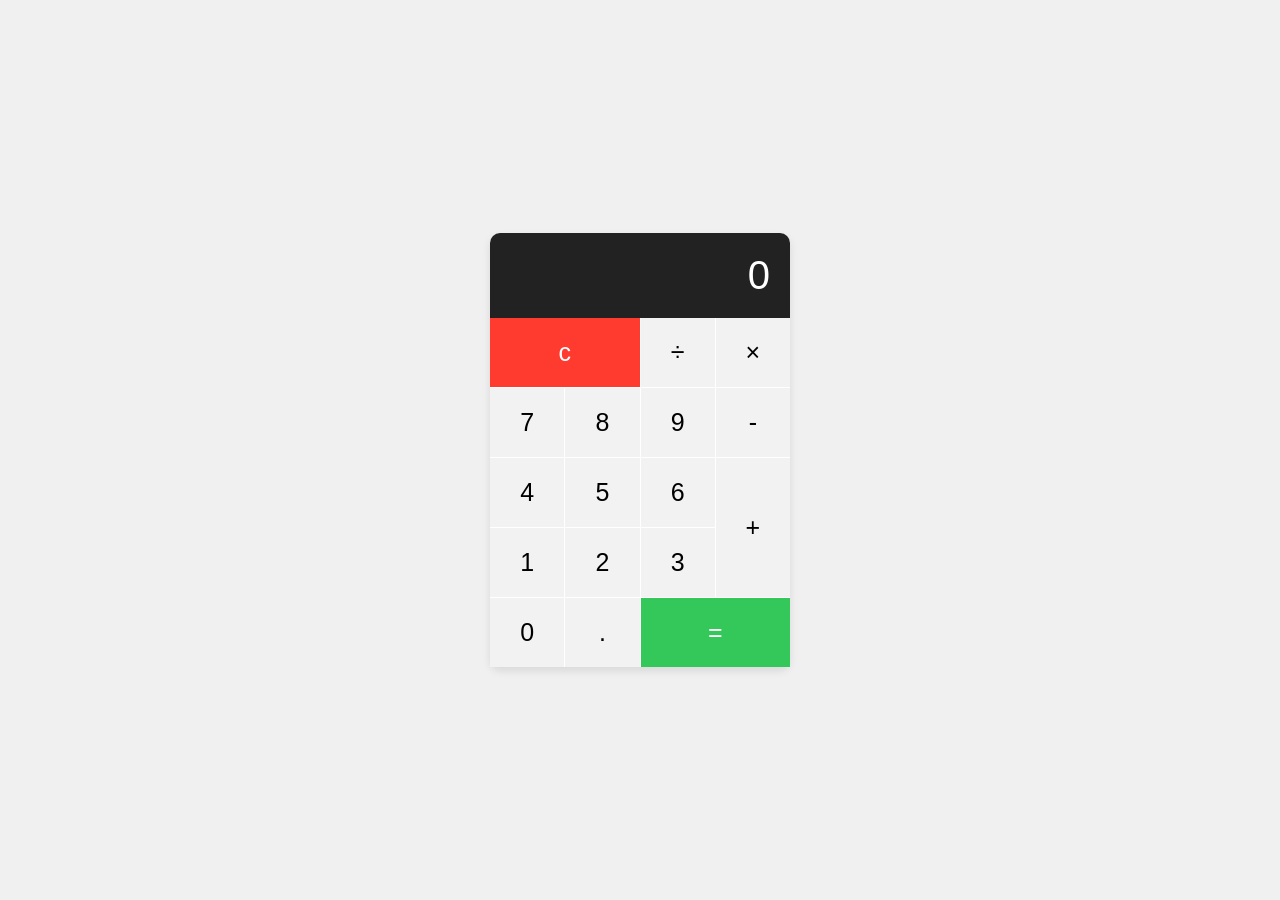
<file: index.html>
<!DOCTYPE html>
<html lang="pt-BR">
  <head>
    <meta charset="UTF-8" />
    <meta name="viewport" content="width=device-width, initial-scale=1.0" />
    <title>Calculadora</title>
    <link rel="stylesheet" href="arquivos/styles.css" />
  </head>

  <body>
    <div class="calculator">
      <div class="calculator-display" id="display">0</div>
      <div class="calculator-keys">
        <button class="key red">c</button>
        <button class="key">÷</button>
        <button class="key">×</button>
        <button class="key">7</button>
        <button class="key">8</button>
        <button class="key">9</button>
        <button class="key">-</button>
        <button class="key">4</button>
        <button class="key">5</button>
        <button class="key">6</button>
        <button class="key row-2">+</button>
        <button class="key">1</button>
        <button class="key">2</button>
        <button class="key">3</button>
        <button class="key">0</button>
        <button class="key">.</button>
        <button class="key green">=</button>
      </div>
    </div>
    <script src="arquivos/script.js"></script>
  </body>
</html>
</file>
<file: arquivos/styles.css>
html {
    font-size: 62.5%;
}

body {
    display: flex;
    justify-content: center;
    align-items: center;
    height: 100vh;
    margin: 0;
    font-family: 'Arial', sans-serif;
    background-color: #f0f0f0;
}

.calculator {
    border-radius: 10px;
    box-shadow: 0 4px 8px rgba(0, 0, 0, 0.1);
    width: 300px;
    background-color: #fff;
}

.calculator-display {
    background-color: #222;
    color: #fff;
    font-size: 4rem;
    padding: 20px;
    text-align: right;
    border-top-left-radius: 10px;
    border-top-right-radius: 10px;
}

.calculator-keys {
    display: grid;
    grid-template-columns: repeat(4, 1fr);
    grid-gap: 1px;
}

.key {
    background-color: #f2f2f2;
    border: none;
    padding: 20px;
    font-size: 2.5rem;
    cursor: pointer;
    outline: none;
}

.key:hover {
    opacity: .7;
}

.key.red {
    background-color: #ff3b30;
    color: white;
    grid-column: span 2;
}

.key.green {
    background-color: #34c759;
    color: white;
    grid-column: span 2;
}

.key.row-2 {
    grid-row: span 2;
}
</file>
